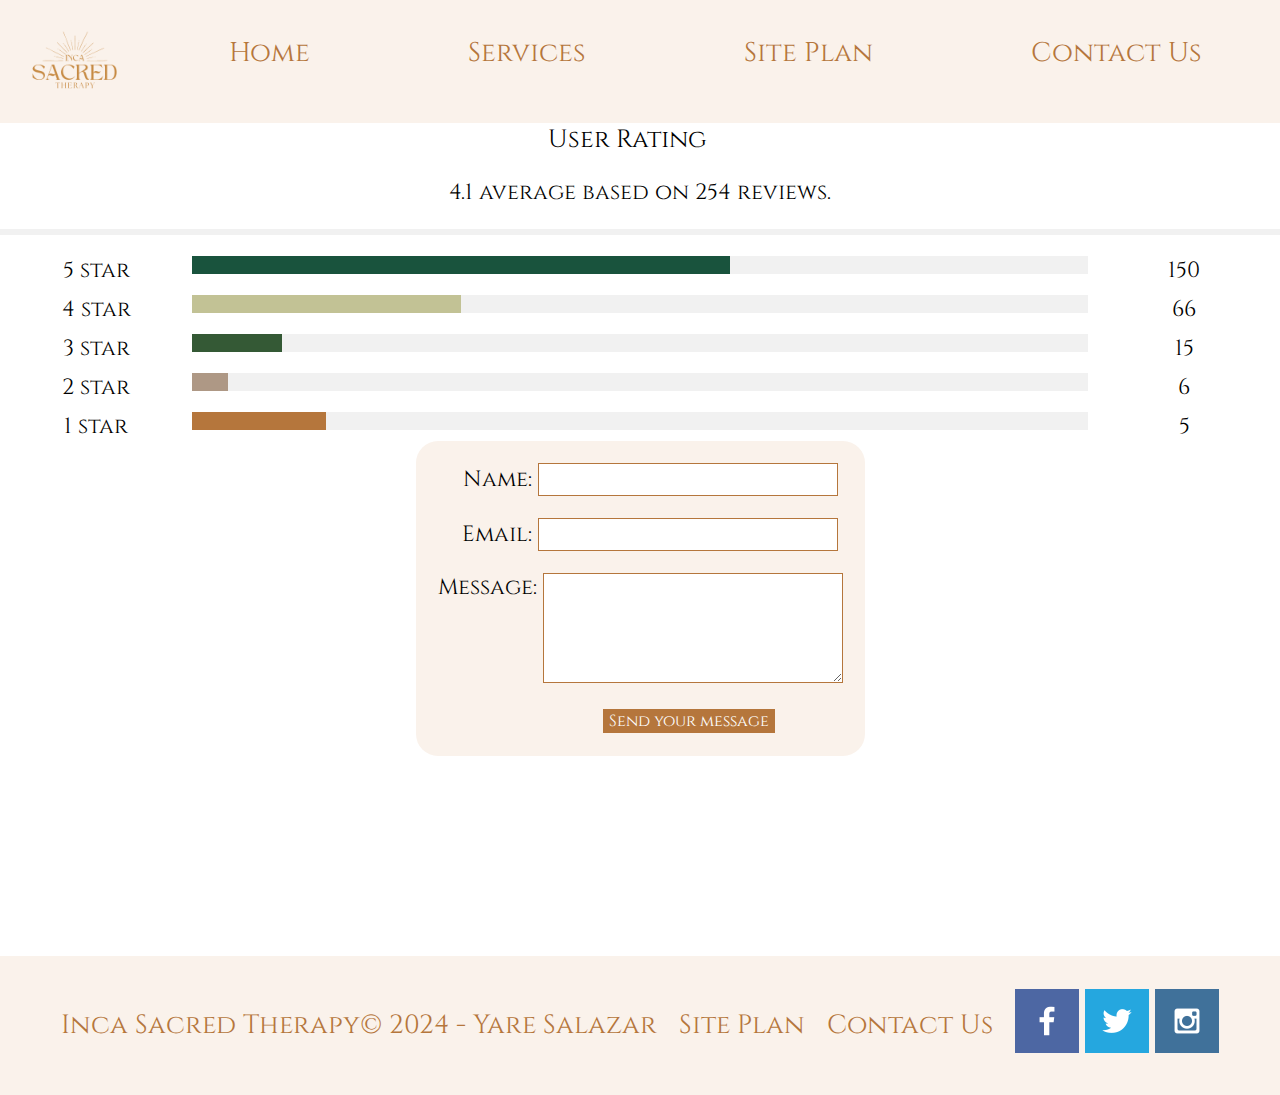
<file: contactus.html>
<!DOCTYPE html>
<html lang="en">
<head>
    <meta charset="UTF-8">
    <meta name="viewport" content="width=device-width, initial-scale=1.0">
    <title>Contact Us</title>
    <link rel="stylesheet" href="style.css">
</head>
<body>
    <div id="content">
        <header>
            <a id="logo_link" href="homepage.html"> <img class="logo" src="images/logo.png" alt="Inca Sacred Therapy" >
            </a>
            <nav>
                <a href="homepage.html">Home</a>
                <a href="servicepage.html">Services</a>
                <a href="siteplan.hmtl">Site Plan</a>
                <a href="contactus.html">Contact Us</a>
            </nav>
        </header>

        <section>
            <span class="heading">User Rating</span>
            <span class="fa fa-star checked"></span>
            <span class="fa fa-star checked"></span>
            <span class="fa fa-star checked"></span>
            <span class="fa fa-star checked"></span>
            <span class="fa fa-star"></span>
                <p>4.1 average based on 254 reviews.</p>
            <hr style="border:3px solid #f1f1f1">
        
        <div class="row">
          <div class="side">
            <div>5 star</div>
          </div>
          <div class="middle">
            <div class="bar-container">
              <div class="bar-5"></div>
            </div>
          </div>
          <div class="side right">
            <div>150</div>
          </div>
          <div class="side">
            <div>4 star</div>
          </div>
          <div class="middle">
            <div class="bar-container">
              <div class="bar-4"></div>
            </div>
          </div>
          <div class="side right">
            <div>66</div>
          </div>
          <div class="side">
            <div>3 star</div>
          </div>
          <div class="middle">
            <div class="bar-container">
              <div class="bar-3"></div>
            </div>
          </div>
          <div class="side right">
            <div>15</div>
          </div>
          <div class="side">
            <div>2 star</div>
          </div>
          <div class="middle">
            <div class="bar-container">
              <div class="bar-2"></div>
            </div>
          </div>
          <div class="side right">
            <div>6</div>
          </div>
          <div class="side">
            <div>1 star</div>
          </div>
          <div class="middle">
            <div class="bar-container">
              <div class="bar-1"></div>
            </div>
          </div>
          <div class="side right">
            <div>5</div>
          </div>
        </div>
        <section>


        <main>
            <div id="feedback"> </div> 
        <form action="#" method="post">
            <ul>
                <li>
                  <label for="name">Name:</label>
                  <input type="text" id="name" name="user_name" />
                </li>
                <li>
                  <label for="mail">Email:</label>
                  <input type="email" id="mail" name="user_email" />
                </li>
                <li>
                  <label for="msg">Message:</label>
                  <textarea id="msg" name="user_message"></textarea>
                </li>
                <li class="button">
                    <button type="submit">Send your message</button>
                  </li>
              </ul>
        </form>
         
        </main>
        <script>
            // get the feedback div element so we can do something with it.
            const feedbackElement = document.getElementById('feedback');
            // get the form so we can read what was entered in it.
            const formElement = document.forms[0];
            // add a 'listener' to wait for a submission of our form. When that happens run the code below.
            formElement.addEventListener('submit', function(e) {
                // stop the form from doing the default action.
                e.preventDefault();
                // set the contents of our feedback element to a message letting the user know the form was submitted successfully. Notice that we pull the name that was entered in the form to personalize the message!
                feedbackElement.innerHTML = 'Hello '+ formElement.user_name.value +'! Thank you for your message. We will get back with you as soon as possible!';
                // make the feedback element visible.
                feedbackElement.style.display = "block";
                // add a class to move everything down so our message doesn't cover it.
                document.body.classList.toggle('moveDown');
            });
        </script>

</main>
</body>

    <footer>
        <p>Inca Sacred Therapy&copy; 2024 - Yare Salazar</p>
        <p><a href="siteplan.html">Site Plan</a></p>
        <p><a href="contactus.html">Contact Us</a></p>
        <div class="social">
            <a href="https://facebook.com" target="_blank">
                <img src="images/facebook.png" alt="fb icon">
            </a>
            <a href="https://twitter.com" target="_blank"> 
                <img src="images/twitter.png" alt="twitter icon">
            </a>
            <a href="https://instagram.com" target="_blank">
                <img src="images/instagram.png" alt="instagram icon">
            </a>
        </div>        
    </footer>
</html>
</file>
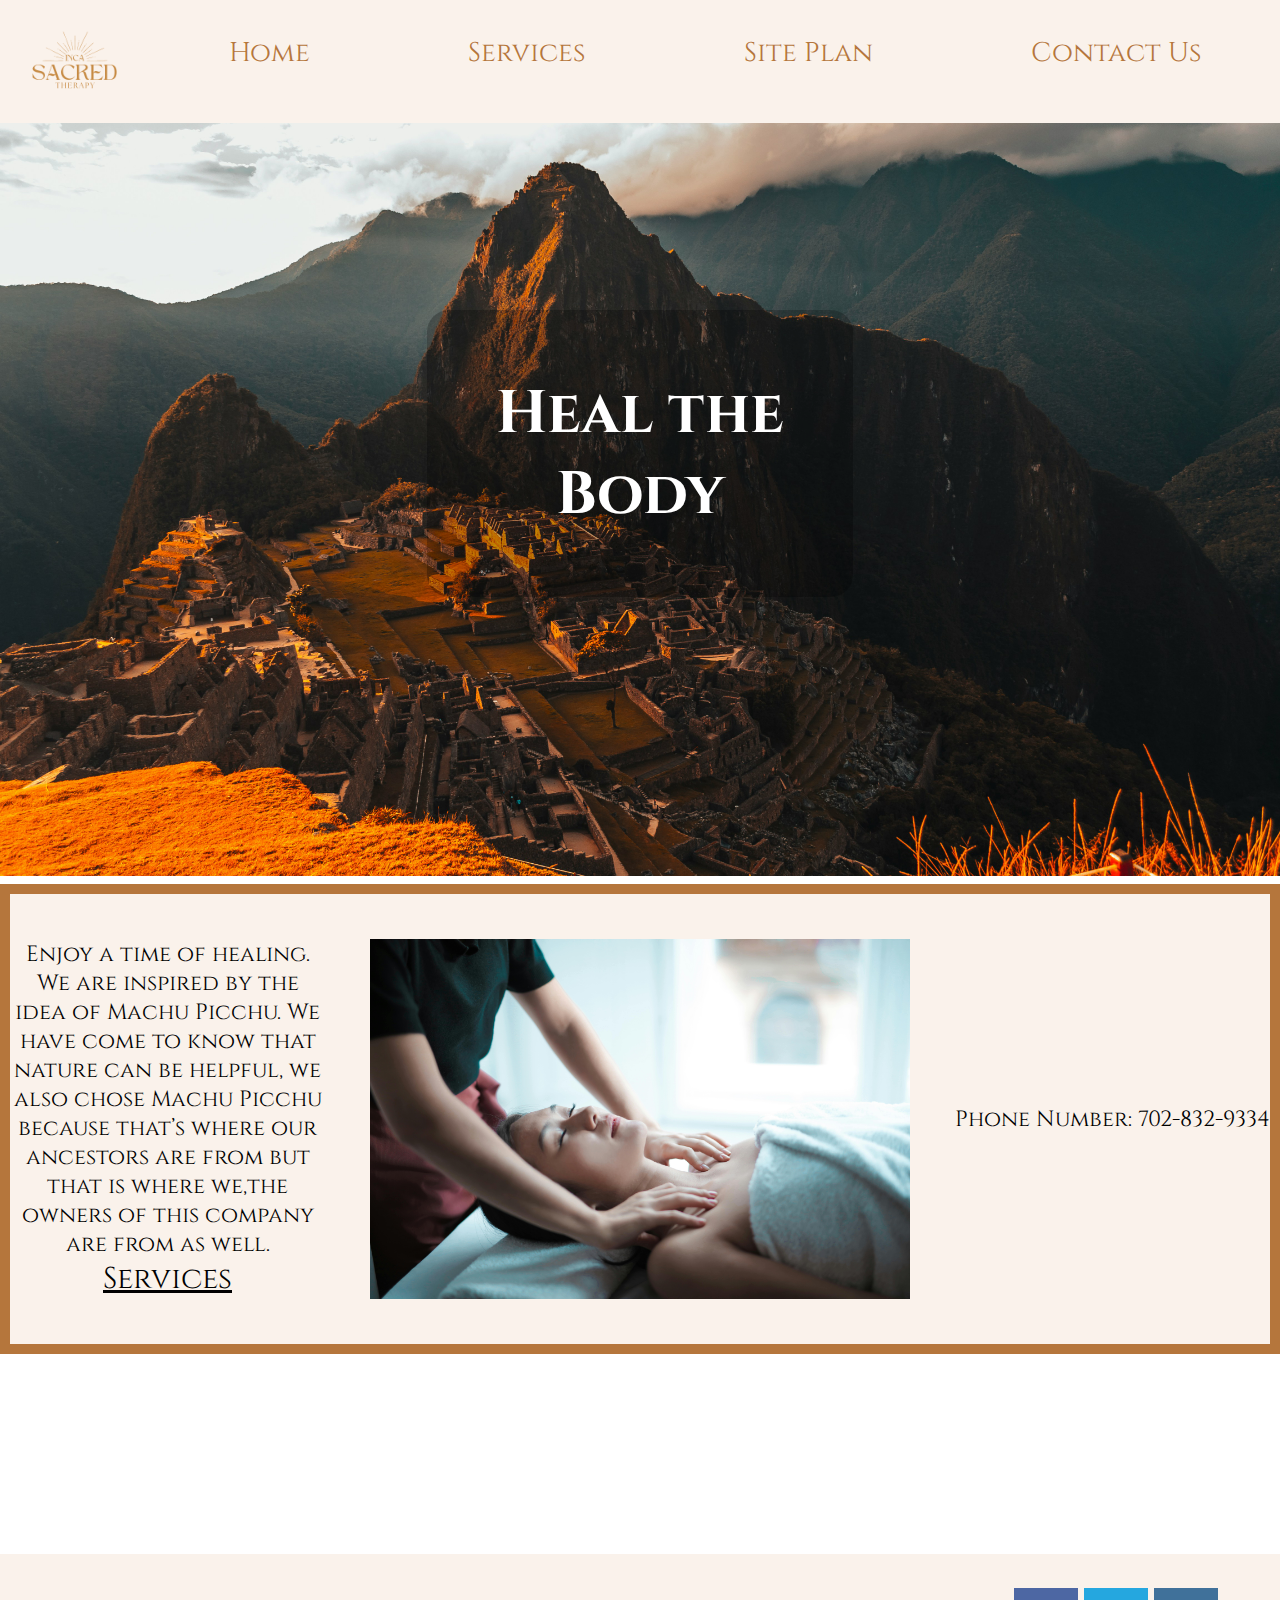
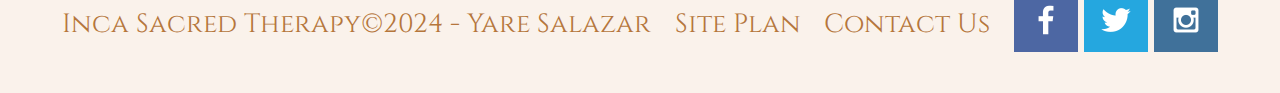
<file: homepage.html>
<!DOCTYPE html>
<html lang="en">
<head>
    <meta charset="UTF-8">
    <meta name="viewport" content="width=device-width, initial-scale=1.0">
    <title>Inca Sacred Therapy</title>
    <link rel="stylesheet" href="style.css">
</head>
<body>
    <div id="content">
    <header>
        <a id="logo_link" href="homepage.html"> <img class="logo" src="images/logo.png" alt="Inca Sacred Therapy" >
        </a>
        <nav>
            <a href="homepage.html">Home</a>
            <a href="servicepage.html">Services</a>
            <a href="siteplan.hmtl">Site Plan</a>
            <a href="contactus.html">Contact Us</a>
        </nav>
    </header>

    <div id="hero"> 
        <div id="hero-box">
            <img id="hero-img" src="images/macchupicchu.jpg" alt="Macchu Picchu Image">
        </div>
        <section id="hero-msg">
            <h1 class="home-title">Heal the Body</h1>
        </section>
    </div>
    <main class="border">
    <section class="grid-section">
        <p class="one-p">Enjoy a time of healing. We are inspired by the idea of Machu Picchu.
        We have come to know that nature can be helpful, we also chose Machu Picchu because that’s where our ancestors are from but
        that is where we,the owners of this company are from as well. <a class="book" href="servicepage.html">Services</a></p>
        <img class="two-sec" src="images/massage2.jpg" alt="Masssage 2">
        <p class="third-sec">Phone Number: 702-832-9334</p>
    </section>

    <section>
        
    </section>
    </main>
    <footer>
        <p>Inca Sacred Therapy&copy;2024 - Yare Salazar</p>
        <p><a href="siteplan.html">Site Plan</a></p>
        <p><a href="contactus.html">Contact Us</a></p>
        <div class="social">
            <a href="https://facebook.com" target="_blank">
                <img src="images/facebook.png" alt="fb icon">
            </a>
            <a href="https://twitter.com" target="_blank"> 
                <img src="images/twitter.png" alt="twitter icon">
            </a>
            <a href="https://instagram.com" target="_blank">
                <img src="images/instagram.png" alt="instagram icon">
            </a>
            </div>        
        </footer>
</div>
</body>
</html>
</file>
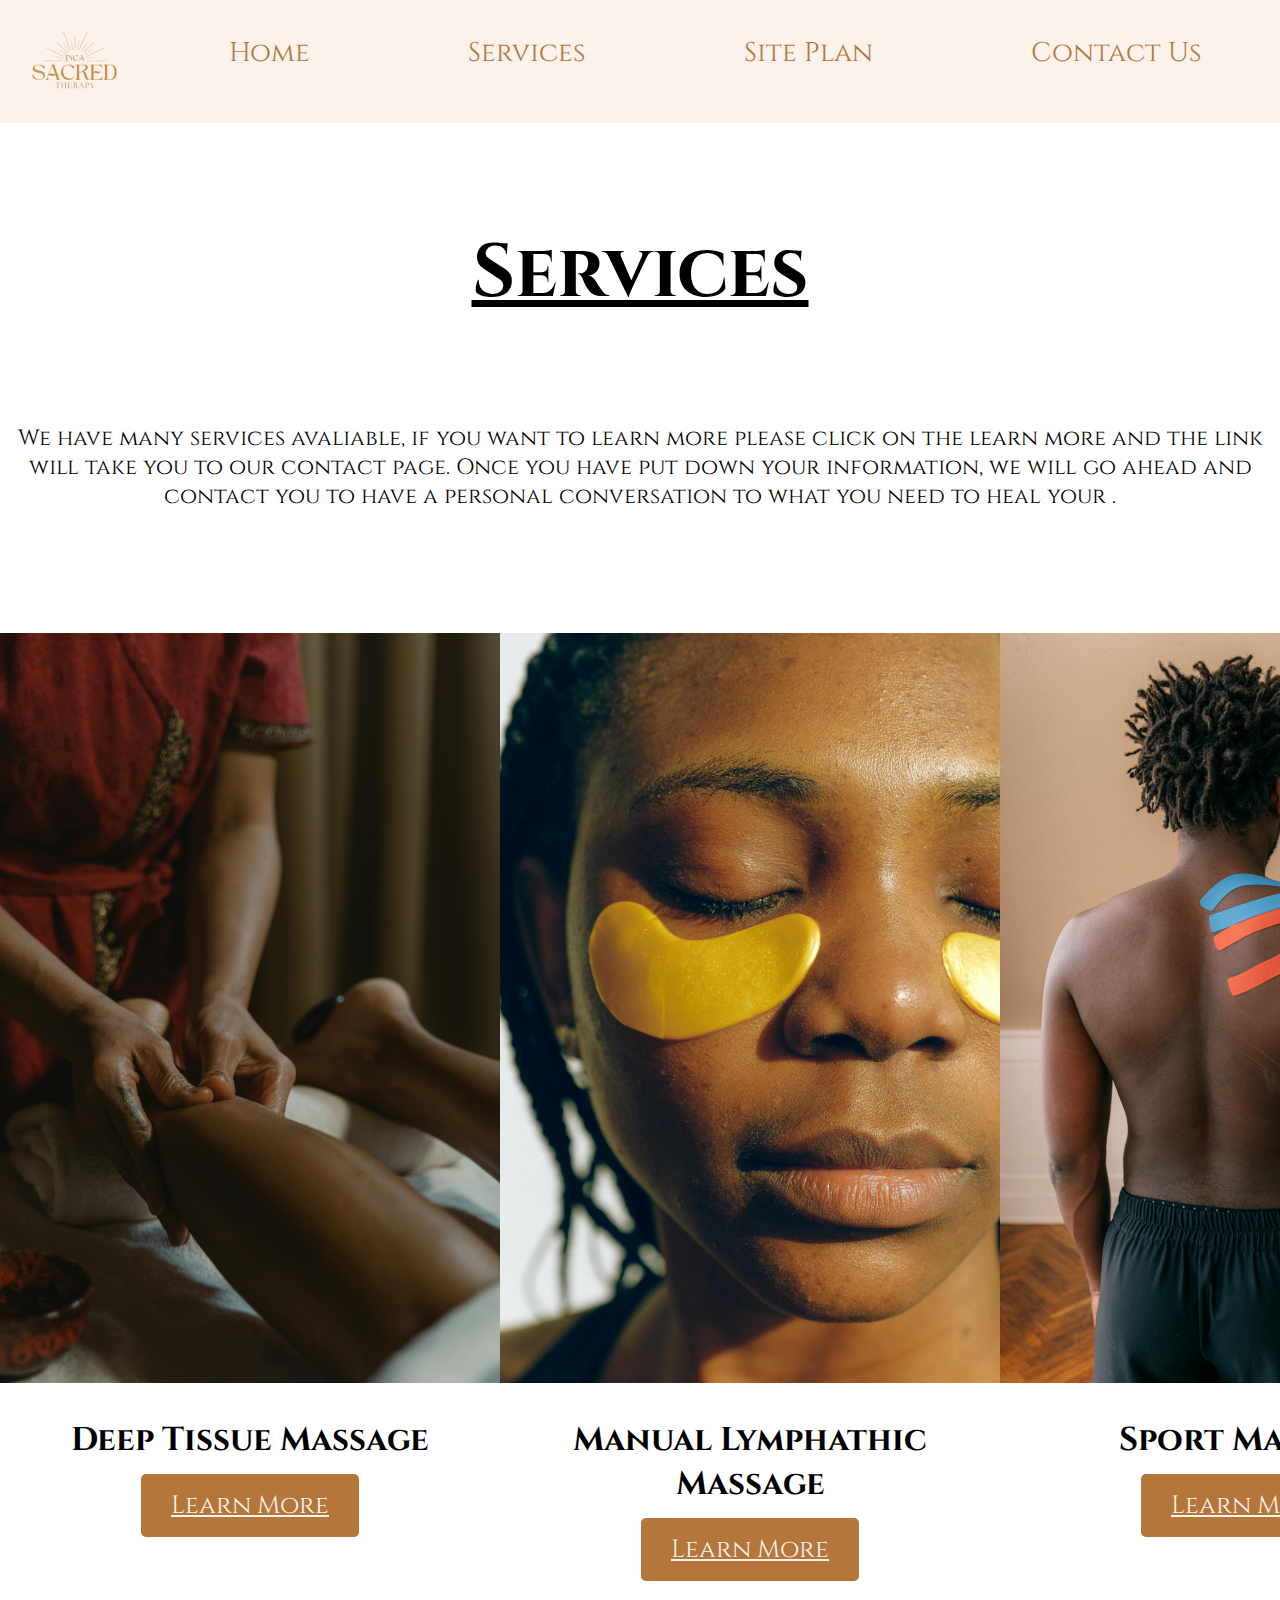
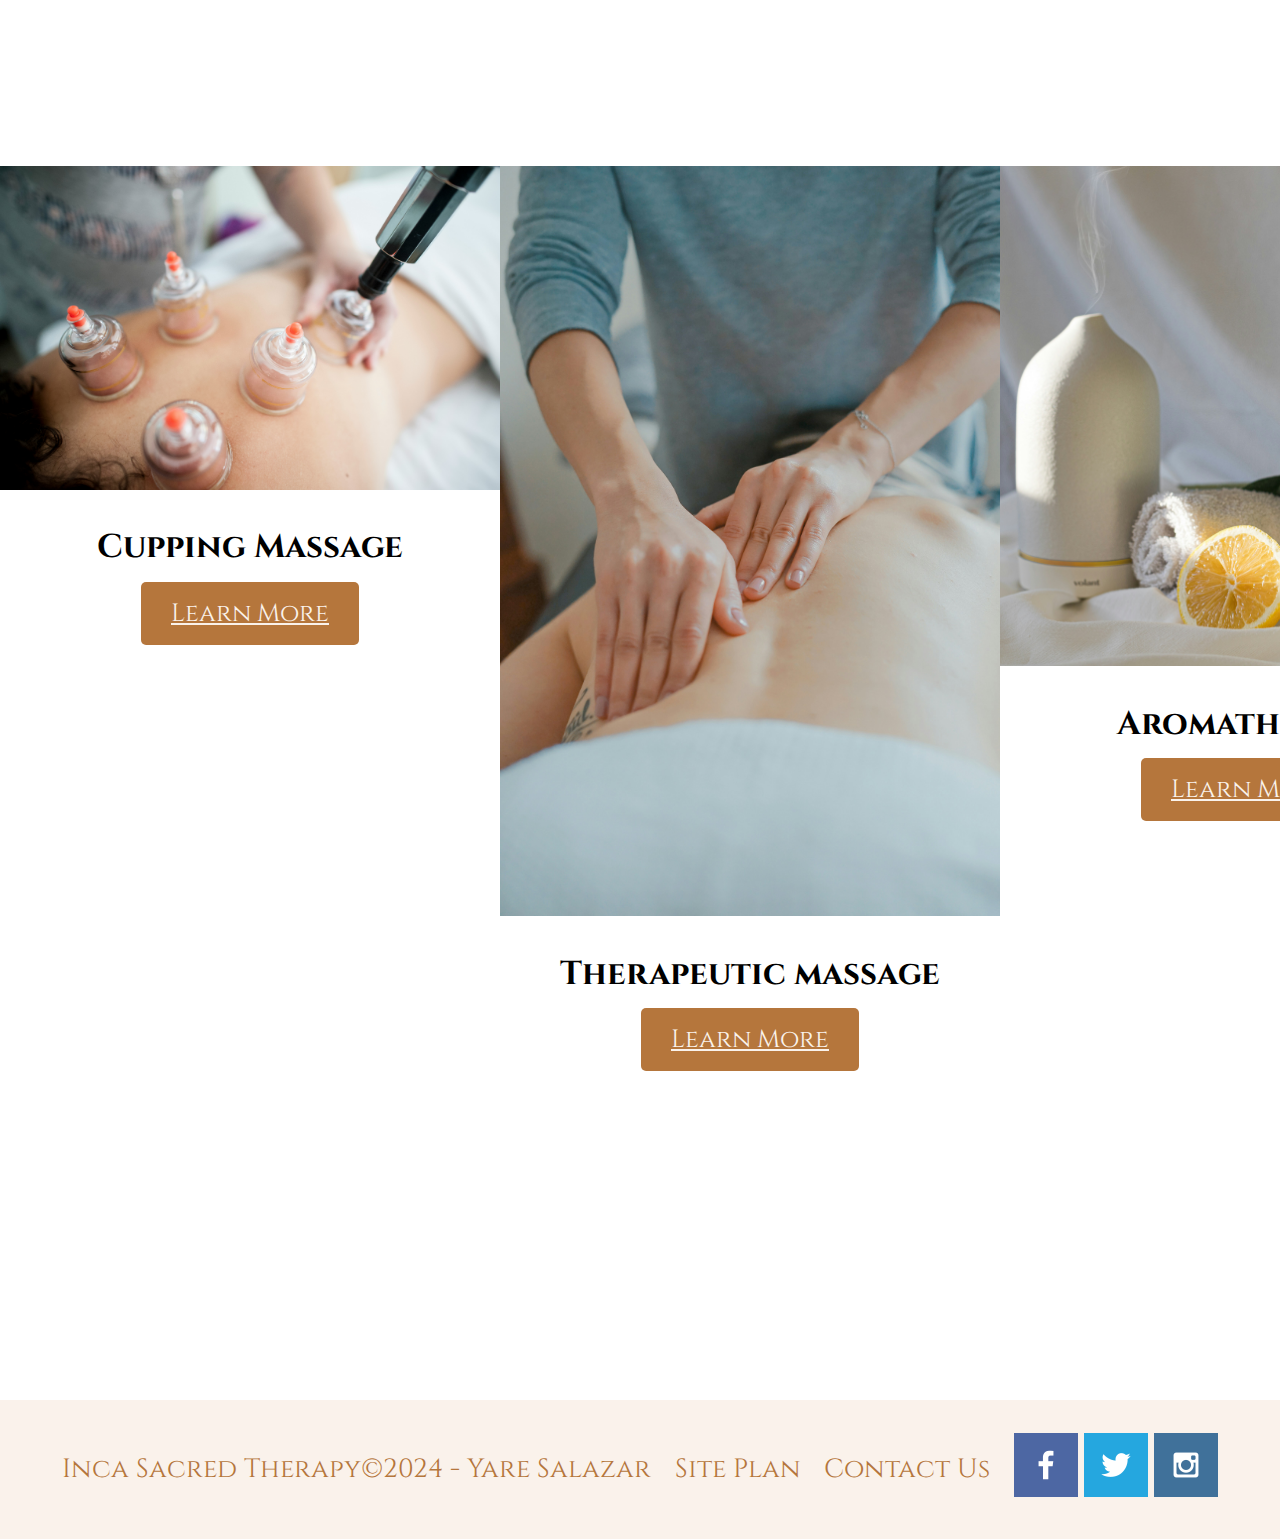
<file: servicepage.html>
<!DOCTYPE html>
<html lang="en">
<head>
    <meta charset="UTF-8">
    <meta name="viewport" content="width=device-width, initial-scale=1.0">
    <title>Services</title>
    <link rel="stylesheet" href="style.css">
</head>
<body>
    <div id="content">
        <header>
            <a id="logo_link" href="homepage.html"> <img class="logo" src="images/logo.png" alt="Inca Sacred Therapy" >
            </a>
            <nav>
                <a href="homepage.html">Home</a>
                <a href="servicepage.html">Services</a>
                <a href="siteplan.hmtl">Site Plan</a>
                <a href="contactus.html">Contact Us</a>
            </nav>
        </header>

        <h4 class="title-service">Services</h4>
        <p class="service-text">We have many services avaliable, if you want to learn more please click on the learn more and the link will take you to our contact page. Once you have put down your information, we will go ahead and contact you to have a personal conversation to what you need to heal your <body>
            
        </body>.</p>

    <main class="service-grid">
        <section class="massage-card">
            <img class="card-img" src="images/massage.jpg" alt="Massage">
            <h2>Deep Tissue Massage</h2>
            <div class="button-box">
                <a class="contact" href="contactus.html">Learn More</a>
            </div>
        </section>
        <section class="lymphatic-card">
            <img class="card-img" src="images/eyepatch.jpg" alt="Girl with eye mask">
            <h2>Manual Lymphathic Massage</h2>
            <div class="button-box">
                <a class="contact" href="contactus.html">Learn More</a>
            </div>
        </section>
        <section class="sport-card">
            <img class="card-img" src="images/sportmassage.jpg" alt="A man with KT tape">
            <h2>Sport Massage</h2>
            <div class="button-box">
                <a class="contact" href="contactus.html">Learn More</a>
            </div>
        </section>
        <section class="cupping-card">
            <img class="card-img" src="images/cupping.jpg" alt="A woman with cupping on her back">
            <h2>Cupping Massage</h2>
            <div class="button-box">
                <a class="contact" href="contactus.html">Learn More</a>
            </div>
        </section>
        <section class="therapeutic-card">
            <img class="card-img" src="images/theraputicmassage.jpg" alt="Back Massage">
            <h2>Therapeutic massage</h2>
            <div class="button-box">
                <a class="contact" href="contactus.html">Learn More</a>
            </div>
        </section>
        <section class="aroma-card">
            <img class="card-img" src="images/aromatherapy.jpg" alt="diffuser">
            <h2>Aromatherapy</h2>
            <div class="button-box">
                <a class="contact" href="contactus.html">Learn More</a>
            </div>
        </section>
    </main>
    <footer>
        <p>Inca Sacred Therapy&copy;2024 - Yare Salazar</p>
        <p><a href="siteplan.html">Site Plan</a></p>
        <p><a href="contactus.html">Contact Us</a></p>
        <div class="social">
            <a href="https://facebook.com" target="_blank">
                <img src="images/facebook.png" alt="fb icon">
            </a>
            <a href="https://twitter.com" target="_blank"> 
                <img src="images/twitter.png" alt="twitter icon">
            </a>
            <a href="https://instagram.com" target="_blank">
                <img src="images/instagram.png" alt="instagram icon">
            </a>
        </div>        
    </footer>
</div>
</body>
</html>
</file>
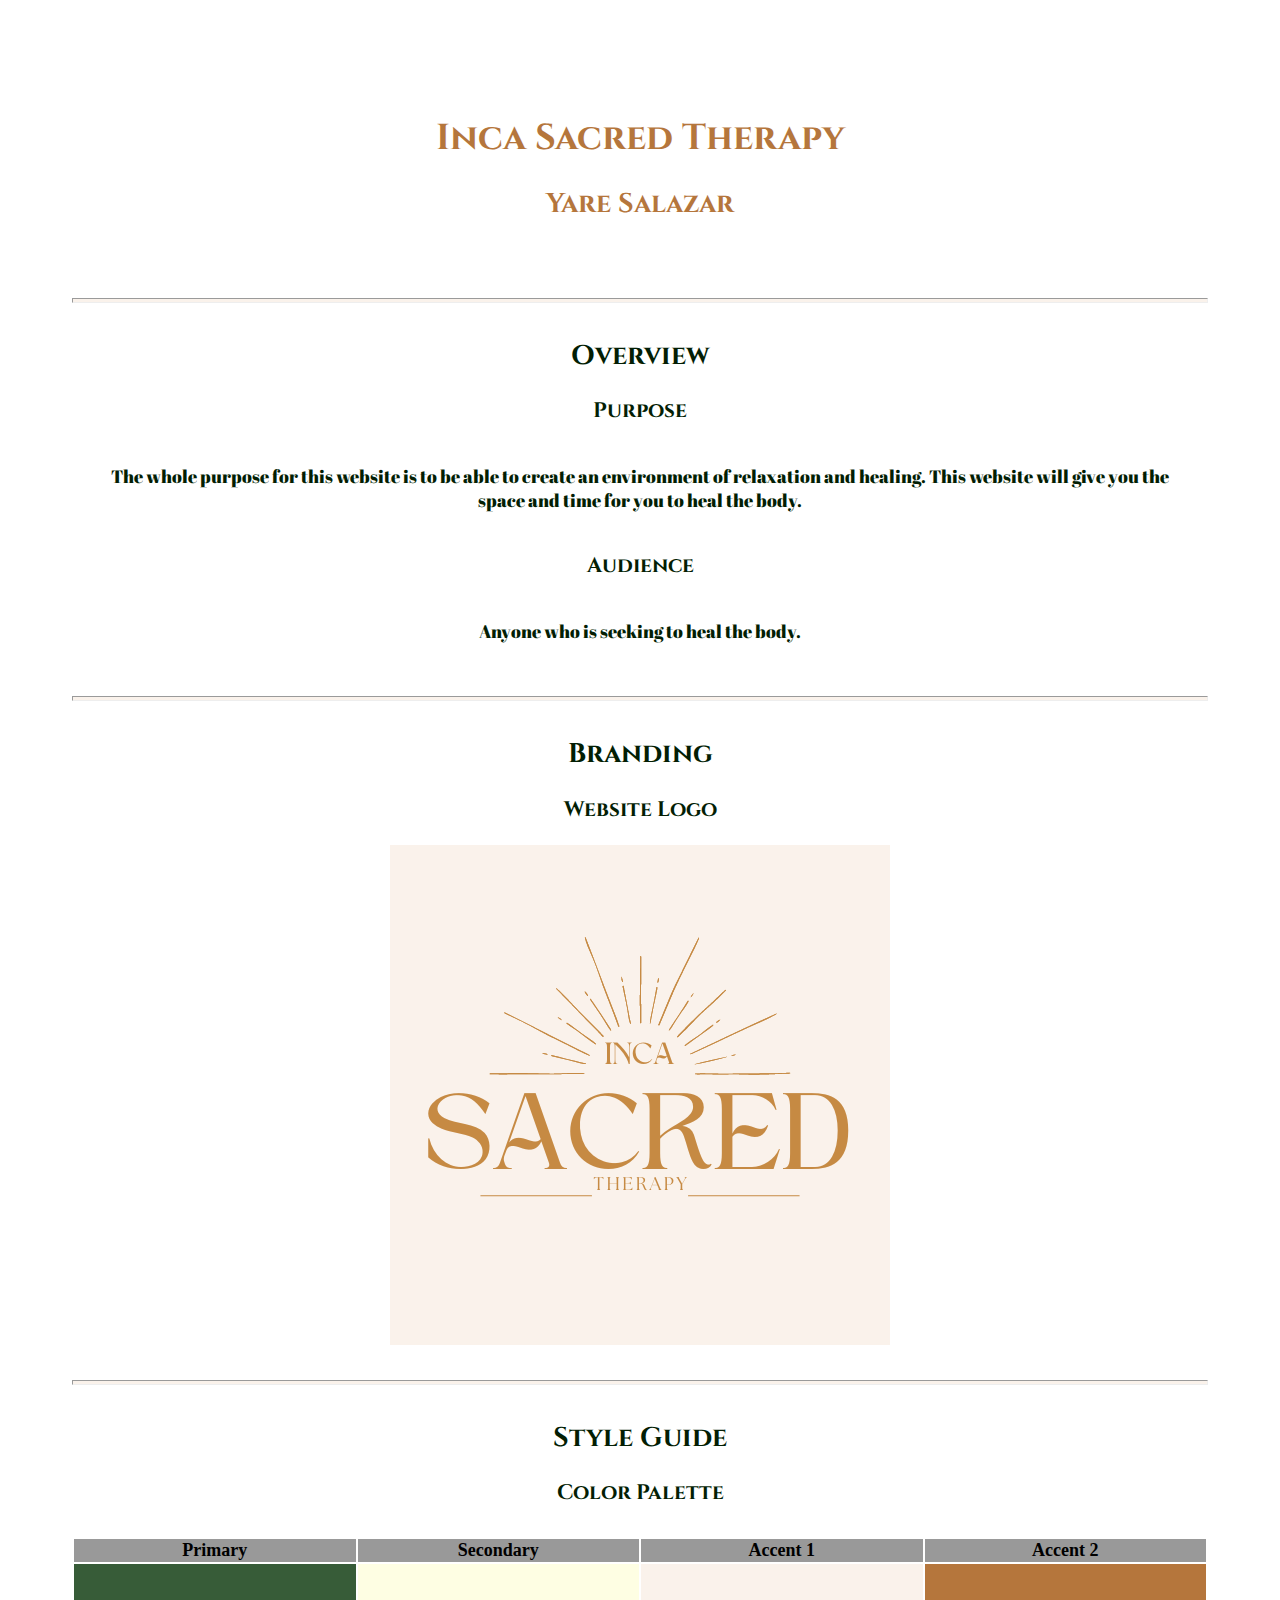
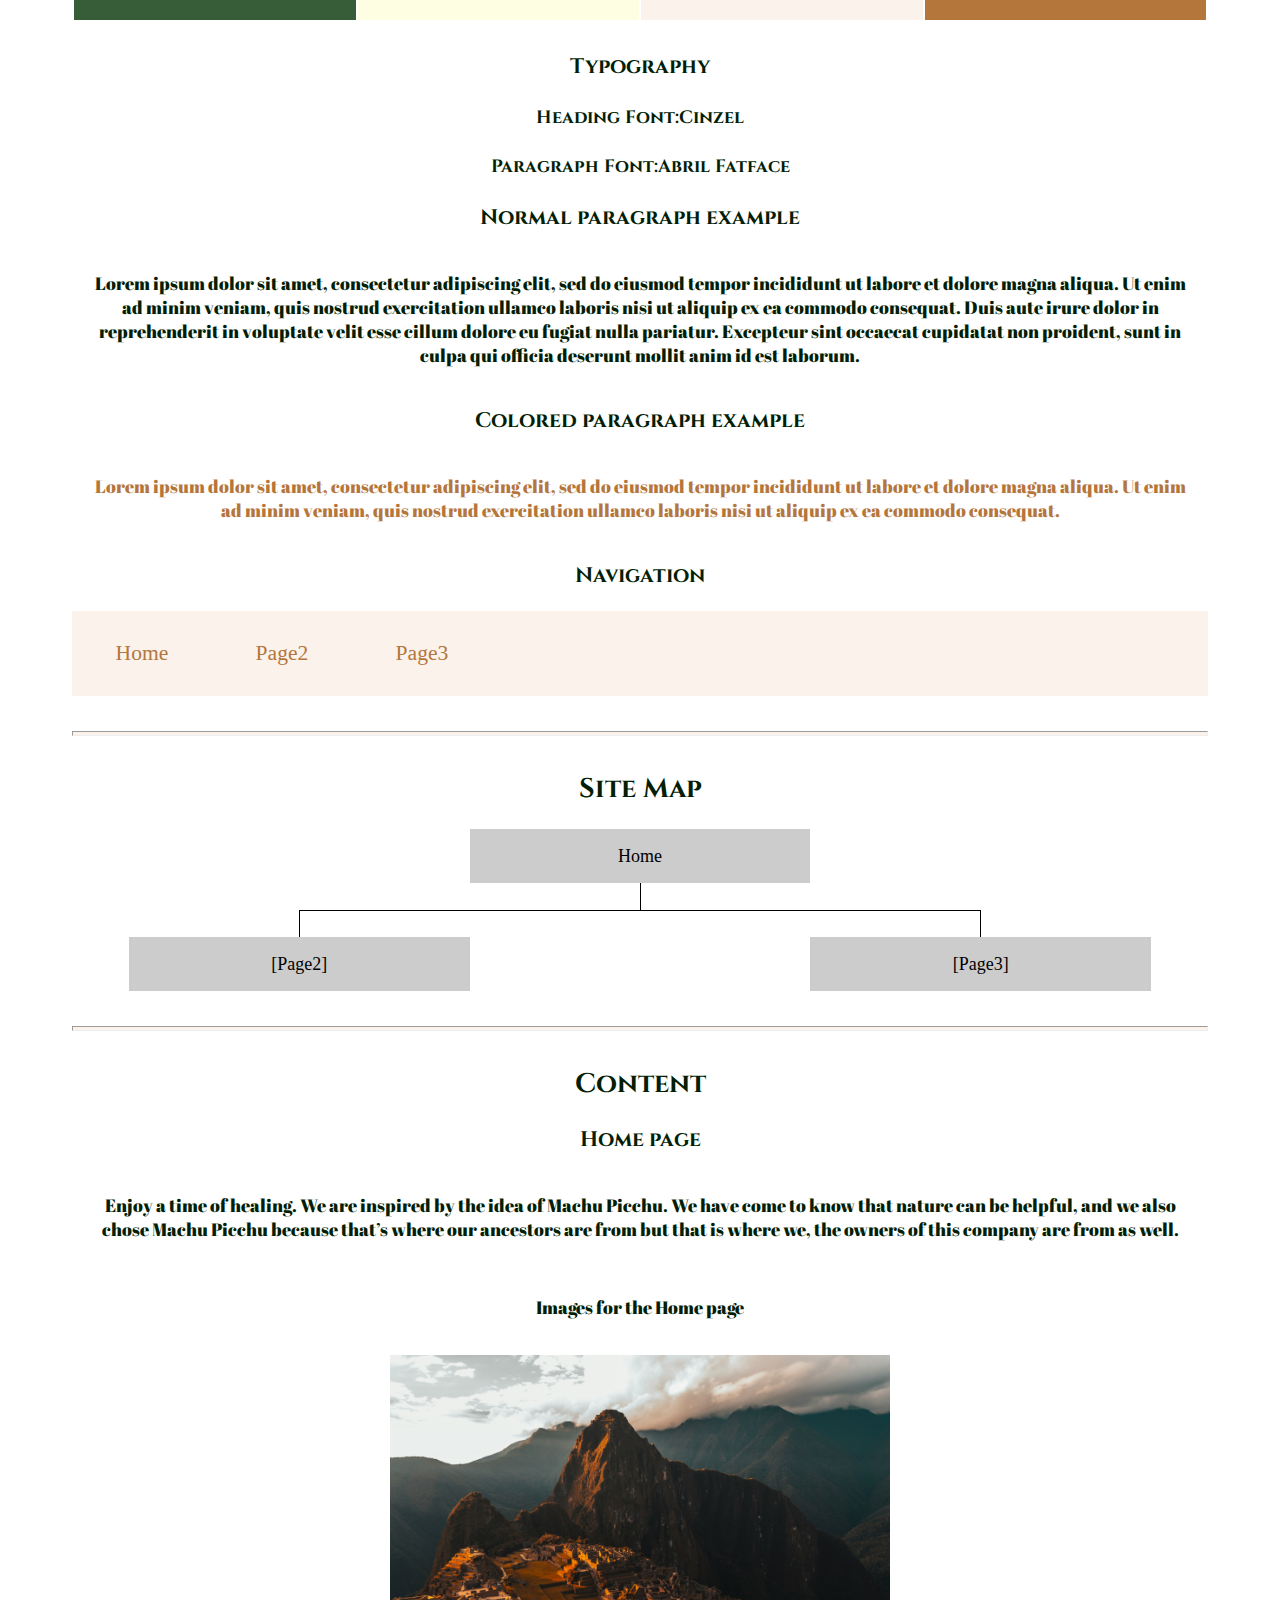
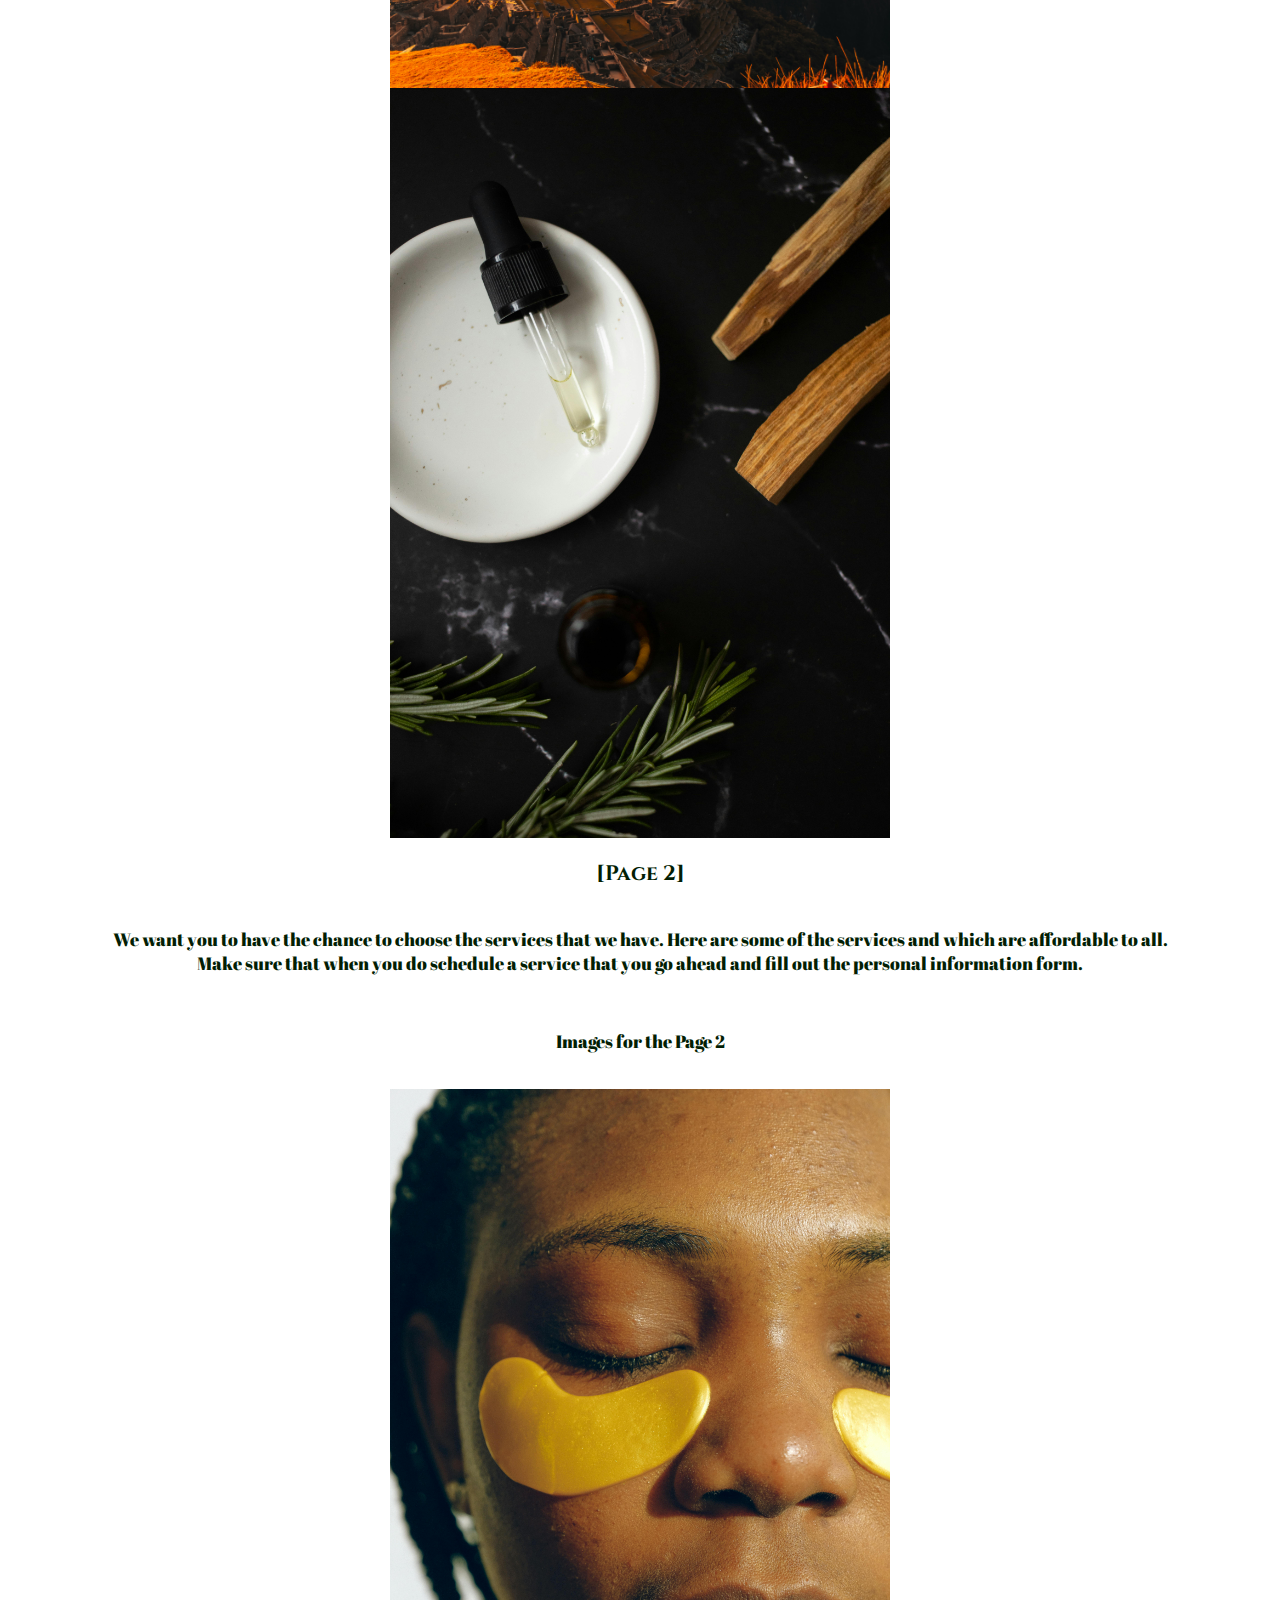
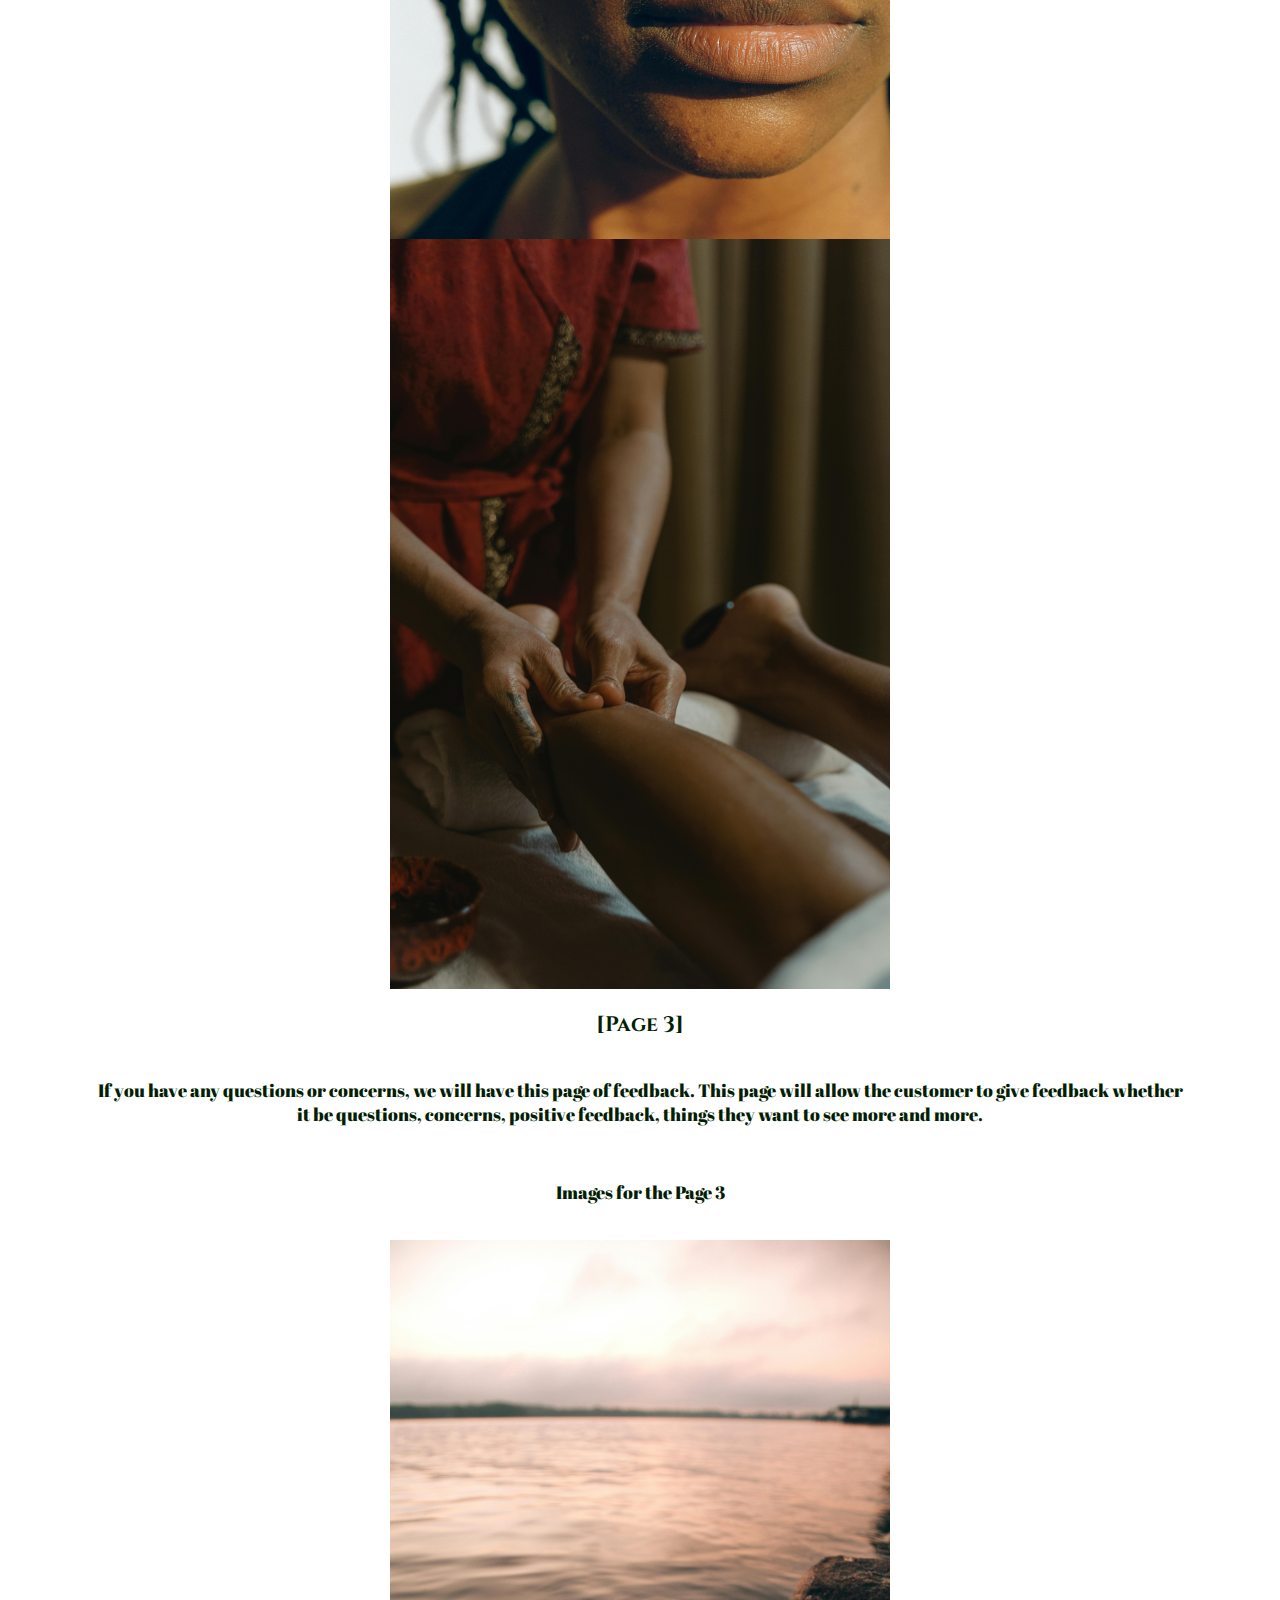
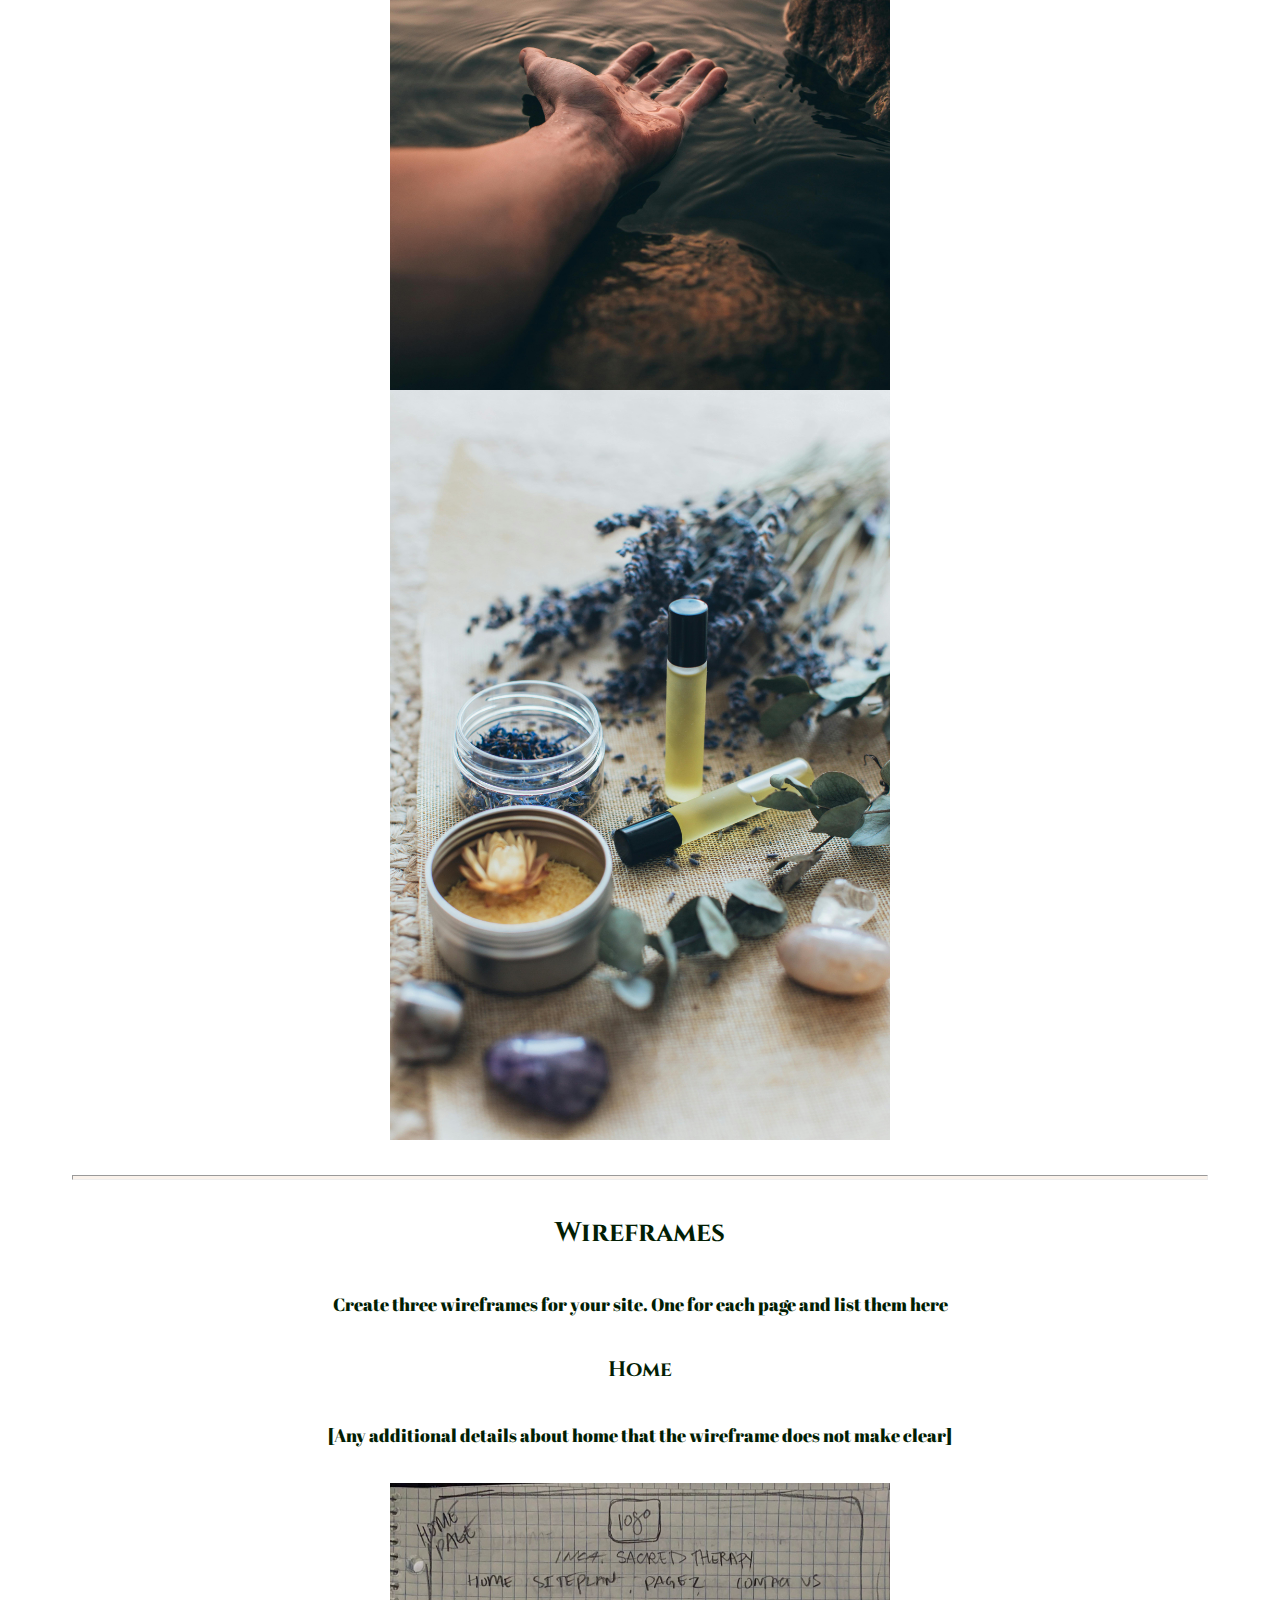
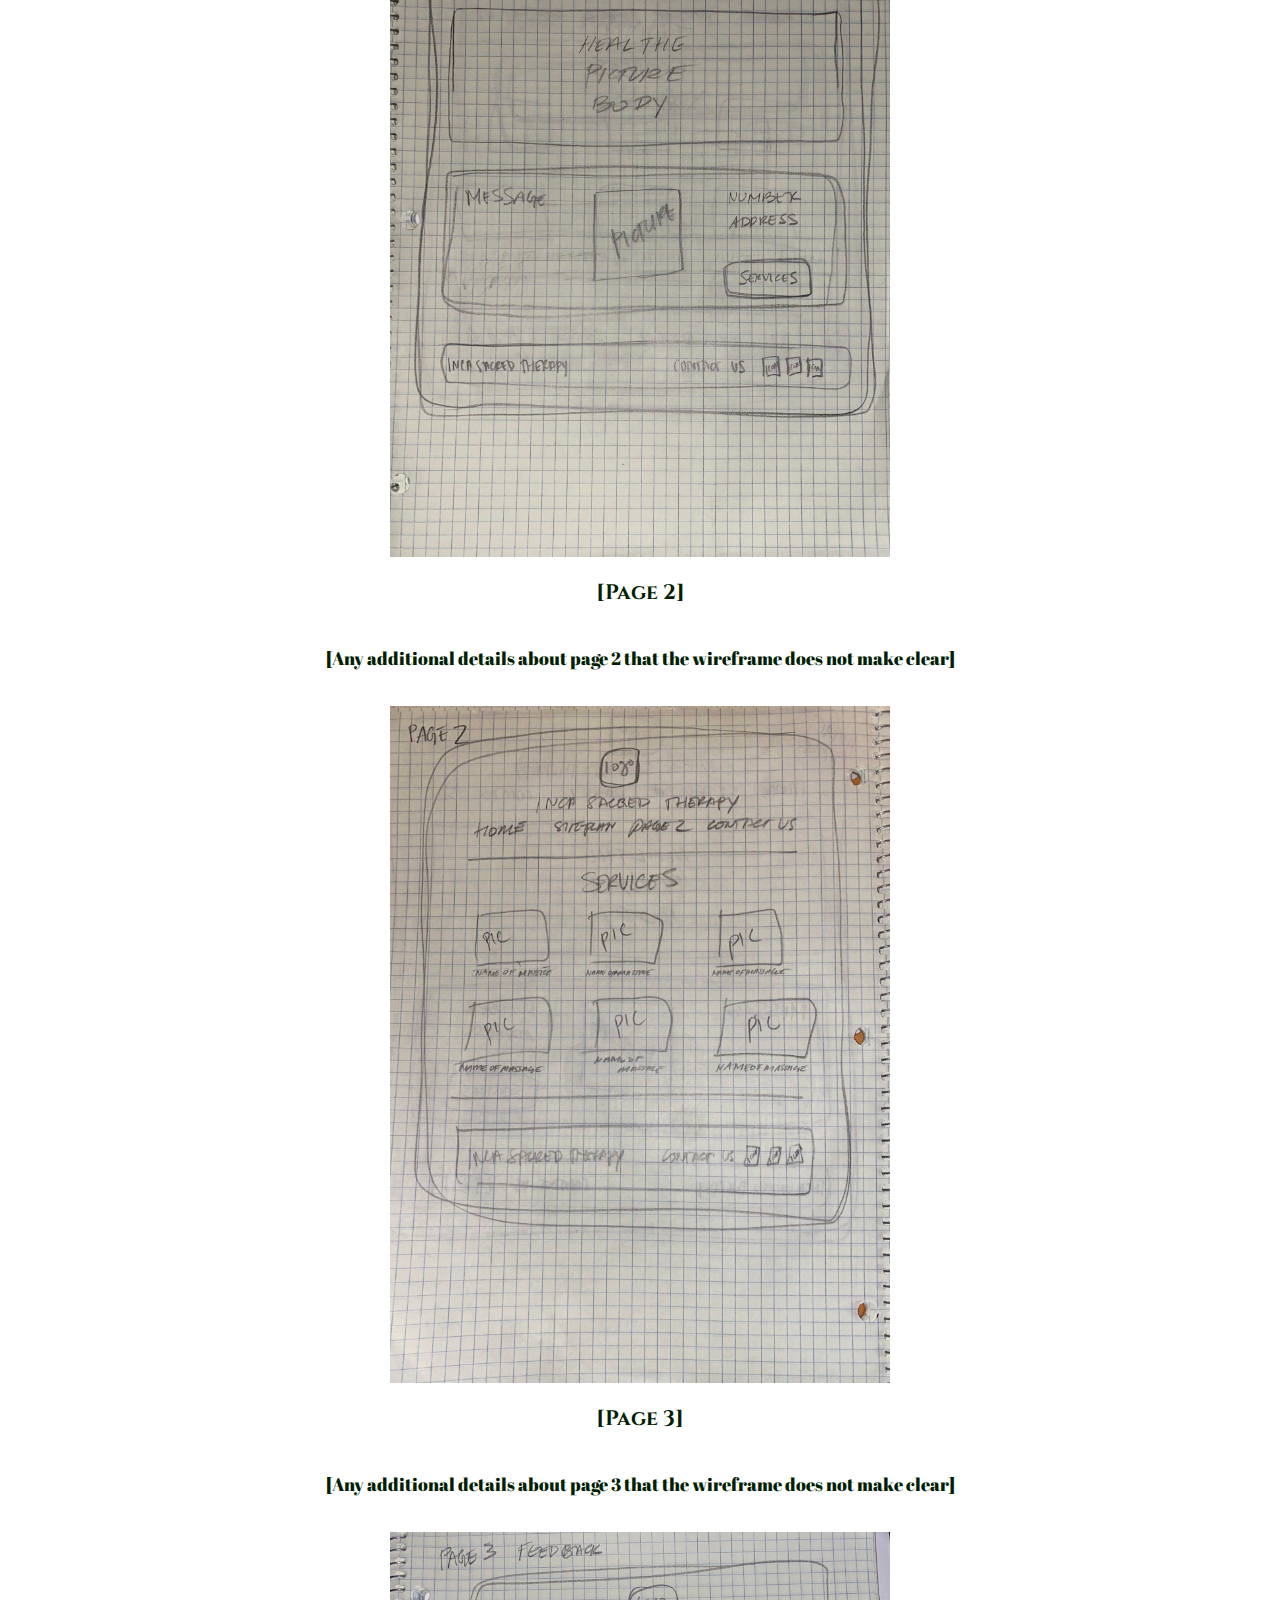
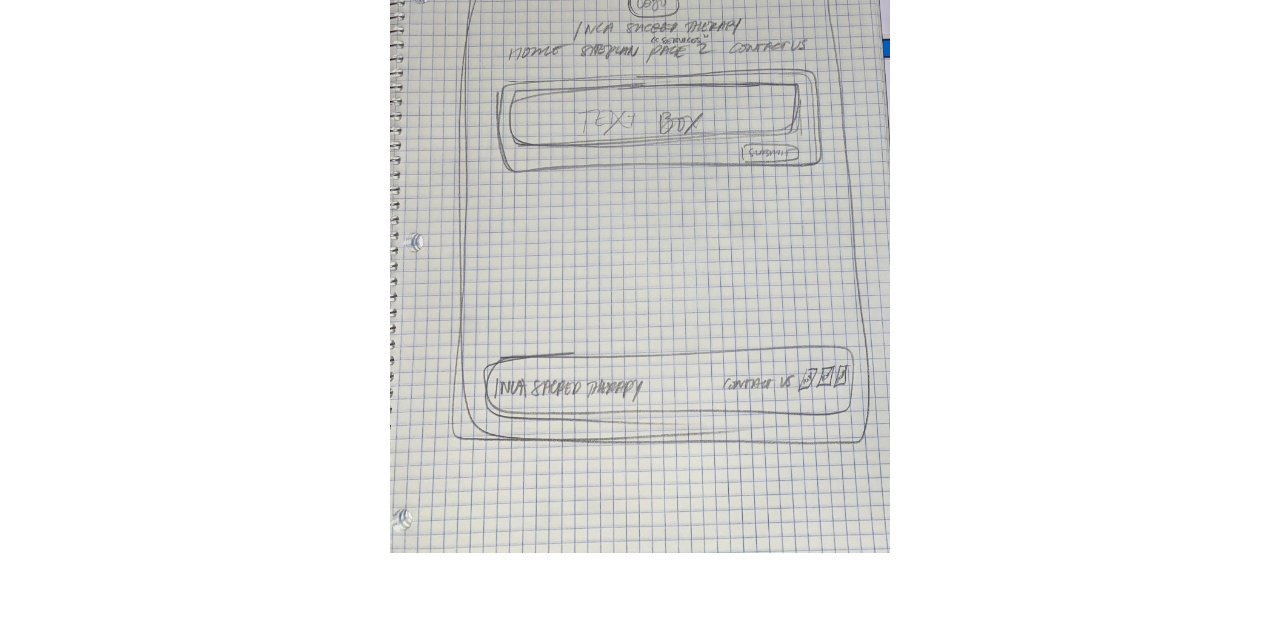
<file: siteplan.html>
<!DOCTYPE html>
<html lang="en-us">
    
  <head>
    <meta charset="utf-8">
    <title>Site Plan</title>
    <link type="text/css" rel="stylesheet" href="siteplan.css">
  </head>

  <body>
    <header>
      <h1>Inca Sacred Therapy </h1>
      <h2>Yare Salazar</h2>
      <!-- In the header above, add the name or your site, your name and class number. For example if you are in section 3 you would put WDD 130.03 -->
    </header>
    <main>

      <!-- ------------------------Steps 2-3------------------------------ -->
      <hr>
      <h2>Overview</h2>
      <h3>Purpose</h3>
      <p>The whole purpose for this website is to be able to create an environment of relaxation and healing. This website will give you the space and time for you to heal the body.</p>  <!-- change this -->


      <h3>Audience</h3>
      <p>Anyone who is seeking to heal the body.</p>  <!-- change this -->

      <hr>
      <h2>Branding</h2>
      <h3>Website Logo</h3>
      <!-- Replace this with some sort of logo for your site.  A logo can be as simple as the name of your site in a nice font :) -->
      <img src="logopage.png" alt="Logo image">
      <hr>
      <h2>
        Style Guide
      </h2>

      <!-- ------------------------Steps 4-8------------------------------ -->

      <h3>
        Color Palette
      </h3>
      <!--  The colors you choose for a website are one of the most important decisions you will make. Follow the instructions on the activity in iLearn. You should have at least 2 colors but do not have to fill in all 4 if you do not need them.  -->

      <table class="colors">
        <tr><th>Primary</th><th>Secondary</th><th>Accent 1</th><th>Accent 2</th></tr>
        <!-- Switch to the site-plan.css file and change your colors there. -->
        <tr><td class="primary"></td><td class="secondary"></td><td class="accent1"></td><td class="accent2"></td></tr>
      </table>

      <!-- ------------------------Step 9------------------------------ -->

      <h3>
        Typography
      </h3>
      <!-- Choose a font for your paragraphs (body copy) and headlines. What font(s) have you chosen? Why did you choose what you did?  Make sure to review the list of web safe fonts at W3Schools.org as a starting point.  Think also about which of your colors above you might use for background and font colors. -->

      <h4>
        Heading Font:Cinzel  <!-- change this -->
      </h4>
      <h4>
        Paragraph Font:Abril Fatface  <!-- change this -->
      </h4>
      <h3>
        Normal paragraph example
      </h3>
      <p>
        Lorem ipsum dolor sit amet, consectetur adipiscing elit, sed do eiusmod tempor incididunt ut labore et dolore magna aliqua. Ut enim ad minim veniam, quis nostrud exercitation ullamco laboris nisi ut aliquip ex ea commodo consequat. Duis aute irure dolor in reprehenderit in voluptate velit esse cillum dolore eu fugiat nulla pariatur. Excepteur sint occaecat cupidatat non proident, sunt in culpa qui officia deserunt mollit anim id est laborum.
      </p>
      <h3>
        Colored paragraph example
      </h3>
      <p class="colored">
        Lorem ipsum dolor sit amet, consectetur adipiscing elit, sed do eiusmod tempor incididunt ut labore et dolore magna aliqua. Ut enim ad minim veniam, quis nostrud exercitation ullamco laboris nisi ut aliquip ex ea commodo consequat. 
      </p>

      <!-- ------------------------Step 10------------------------------ -->

      <h3>
        Navigation
      </h3>
      <!-- Think about how you want your navigation bar to look. In the site-plan.css file change the colors to your colors to get the look you desire. --> 
      <nav>
        <a href="#">Home</a>
        <a href="#">Page2</a>
        <a href="#">Page3</a>
      </nav>
      <hr>
      <h2>
        Site Map
      </h2>
      <div class="sitemap">
        <div class="sm-home">
          Home
        </div>
        <div class="sm-page2">
          [Page2] <!-- change this -->
        </div>
        <div class="sm-page3">
          [Page3]  <!-- change this -->
        </div>

        <div class="top">
          &nbsp;
        </div>
        <div class="left">
          &nbsp;
        </div>
        <div class="right">
          &nbsp;
        </div>

      </div>

      <!-- --------Content Section -------------- -->
      <hr>
      <h2>
        Content
      </h2>
      <h3>Home page</h3>
      <p>
        Enjoy a time of healing. We are inspired by the idea of Machu Picchu. We have come to know that nature can be helpful, and we also chose Machu Picchu because that’s where our ancestors are from but that is where we, the owners of this company are from as well.
      </p>
      <p>Images for the Home page</p>
        <img class="machu picchu" src="Macchu Picchu.jpg" alt="image for homepage" width="500px">
        <img class="oil" src="essential oil.jpg" alt="image for homepage" width="500px">

      </ul>
      <h3>[Page 2]</h3>
      <p>
        We want you to have the chance to choose the services that we have. Here are some of the services and which are affordable to all. Make sure that when you do schedule a service that you go ahead and fill out the personal information form.
      </p>
      <p>Images for the Page 2</p>
        <img class="eye" src="eyepatch.jpg" alt="image for page" width="500px">
        <img src="massage.jpg" alt="image for page" width="500px">

      </ul>
      <h3>[Page 3]</h3>
      <p>
        If you have any questions or concerns, we will have this page of feedback. This page will allow the customer to give feedback whether it be questions, concerns, positive feedback, things they want to see more and more.
      </p>
      <p>Images for the Page 3</p>
        <img src="hand.jpg" alt="image for page3" width="500px">
        <img src="candles.jpg" alt="image for page3" width="500px">

      </ul>
      <hr>
      <h2>
        Wireframes
      </h2> 
      <p>
        Create three wireframes for your site. One for each page and list them here</p>

      <h3>Home</h3>
      <p>         
        [Any additional details about home that the wireframe does not make clear]
      </p>
      <img src="homepage.jpg" alt="home page wireframe" width="500px">

      <h3>[Page 2]</h3>
      <p>         
        [Any additional details about page 2 that the wireframe does not make clear]
      </p>
      <img src="servicepage.jpg" alt="Services wireframe" width="500px">

      <h3>[Page 3]</h3>
      <p>         
        [Any additional details about page 3 that the wireframe does not make clear]
      </p>
      <img src="feedback.jpg" alt="feedback wireframe" width="500px">
    </main>
  </body>

</html>
</file>
<file: style.css>
@import url('https://fonts.googleapis.com/css2?family=Abril+Fatface&family=Cinzel&display=swap');

body{
    height: 100%;
    background-color: white;
    font-family: 'Cinzel';
    font-size: 22px;
    margin: 0;
    padding: 0;
}
#content{
    max-width: 1600px;
    margin: 0 auto;
}
.logo{
    width: 100px;
    padding-top: 10px;
}
#logo_link{
    padding-top: 5px;
    justify-self: center;
    align-self: center;
}
header{
    background-color:#FAF2EB;
    display: grid;
    grid-template-columns: 150px auto;
}
nav{
    display: flex;
    justify-content: space-around;
}
nav a{
    text-align: center;
    color: #B5763C;
    text-decoration:none;
    padding:35px;
    font-size: 27px;
}
nav a:hover {
    background-color: white;
    color: #B5763C;
}
#hero{
    display: grid;
    grid-template-columns: 1fr 1fr 1fr;
    grid-template-rows: 1fr 1fr 1fr;
    margin-top: -100px;
}
#hero-box{
    grid-column: 1/4;
    grid-row: 1/4;
    z-index: -1;
}
#hero-img{
    width: 100%;
}
#hero-msg{
    grid-column: 2/3;
    grid-row:2/3;
    align-content: center;
    background:rgba(0, 0, 0, 0.24);
    border-radius: 1em;
}
#hero-msg h1{
    text-align: center;
}
.home-title{
    color: white;
    font-family: 'Cinzel';
    font-size: 60px;
}
main{
    text-align: center;
}
.border{
    background-color: #FAF2EB ;
    border: solid 10px #B5763C;
}
.grid-section{
    display: grid;
    grid-template-columns: 1fr 2fr 1fr;
}
.one-p{
    grid-column: 1/2;
    color: black;
    align-content: center;
}
.two-sec{
    grid-column: 2/3;
    width: 100%;
    text-align: center;
    padding: 35px;
    border:solid 10px #FAF2EB;
}
.third-sec{
    grid-column: 3/4;
    color: black;
    align-content: center;
}
.book{
    grid-column: 1/2;
    background-color: #FAF2EB;
    color: black;
    font-size: 30px;
}

footer{
    background-color: #FAF2EB;
    color: #B5763C;
    padding: 25px 50px;
    margin-top: 200px;
    display: flex;
    justify-content: space-around;
    align-items: center;
}
footer a{
    color: #B5763C;
    text-decoration: none;
}
footer a:hover{
    background-color: white;
    color: #B5763C;
}
footer p{
    font-size: 1.2em;
}
footer p a:hover{
    text-decoration: underline;
}

.title-service{
  font-size: 75px;
  text-decoration: underline;
}

.service-text{
  padding: auto;
}

.service-grid{
    display: grid;
    grid-template-columns: 1fr 1fr 1fr;
    grid-template-rows: 1fr 1fr;
}
.card-img{
    width: 500px;
}
.massage-card{
    grid-column: 1/2;
    grid-row: 1/2;
    margin: 100px 0px;
}
.lymphatic-card{
    grid-column: 2/3;
    grid-row: 1/2;
    margin: 100px 0;
}
.sport-card{
    grid-column: 3/4;
    grid-row: 1/2;
    margin: 100px 0;
}
.cupping-card{
    grid-column: 1/2;
    grid-row: 2/3 ;
    margin: 100px 0;
}
.therapeutic-card{
    grid-column: 2/3;
    grid-row: 2/3;
    margin: 100px 0;
}
.aroma-card{
    grid-column: 3/4;
    grid-row: 2/3;
    margin: 100px 0;
}
.contact{
    background-color: #B5763C;
    color:#FAF2EB;
    font-size: 25px;
    padding: 15px 30px;
    margin-top: 50px;
    border-radius: 5px;
    border: 10px;
    text-decoration: underline;
}
section a:hover{
    background-color: #E9C46A;
    color: white;
}

/*THIS IS THE CODING FOR THE RATING PORTION OF THE CONTACT US*/

* {
    box-sizing: border-box;
  }
  
  .heading {
    font-size: 25px;
    margin-right: 25px;
  }
  
  .fa {
    font-size: 25px;
  }
  
  .checked {
    color: orange;
  }
  
  /* Three column layout */
  .side {
    float: left;
    width: 15%;
    margin-top: 10px;
  }
  
  .middle {
    float: left;
    width: 70%;
    margin-top: 10px;
  }
  
  /* Place text to the right */
  .side right {
    text-align: right;
  }
  
  /* Clear floats after the columns */
  .row:after {
    content: "";
    display: table;
    clear: both;
  }
  
  /* The bar container */
  .bar-container {
    width: 100%;
    background-color: #f1f1f1;
    text-align: center;
    color: white;
  }
  
  /* Individual bars */
  .bar-5 {width: 60%; height: 18px; background-color: #19533d;}
  .bar-4 {width: 30%; height: 18px; background-color: #c2c295;}
  .bar-3 {width: 10%; height: 18px; background-color: #053306cc;}
  .bar-2 {width: 4%; height: 18px; background-color: #ae9885;}
  .bar-1 {width: 15%; height: 18px; background-color: #B5763C;}
  
  /* Responsive layout - make the columns stack on top of each other instead of next to each other */
  @media (max-width: 400px) {
    .side, .middle {
      width: 100%;
    }
    /* Hide the right column on small screens */
    .right {
      display: none;
    }
  }



/* THIS IS THE CODING FOR THE CONTACT US FORM*/
body {
    /* Center the form on the page */
    text-align: center;
  }
  
  form {
    display: inline-block;
    /* Form outline */
    padding: 1em;
    background-color: #FAF2EB;
    border-radius: 1em;
  }
  
  ul {
    list-style: none;
    padding: 0;
    margin: 0;
  }
  
  form li + li {
    margin-top: 1em;
  }
  
  label {
    /* Uniform size & alignment */
    display: inline-block;
    min-width: 90px;
    text-align: right;
  }
  
  input,
  textarea {
    /* To make sure that all text fields have the same font settings
       By default, textareas have a monospace font */
    font: 1em cinzel;
    /* Uniform text field size */
    width: 300px;
    box-sizing: border-box;
    /* Match form field borders */
    border: 1px solid #B5763C;
  }
  
  input:focus,
  textarea:focus {
    /* Additional highlight for focused elements */
    border-color: #B5763C;
  }
  
  textarea {
    /* Align multiline text fields with their labels */
    vertical-align: top;
    /* Provide space to type some text */
    height: 5em;
  }
  
  .button {
    /* Align buttons with the text fields */
    padding-left: 90px; /* same size as the label elements */
  }
  
  button {
    /* This extra margin represent roughly the same space as the space
       between the labels and their text fields */
    margin-left: 0.5em;
    color: white;
    background-color: #B5763C;
    font-family: 'cinzel';
    font-size: medium;
    border: #B5763C;
  }
  #feedback {
    background-color: #B5763C;
    position: absolute;
    top: 0;
    left: 0;
    right: 0;
    padding: .5em;
    /* make this element invisible until we are ready for it */
    display: none;      
}
.moveDown {
    margin-top: 3em;
}
</file>
<file: siteplan.css>
/* if you are using any Google fonts change the font names below to your fonts. 
Any spaces in your font name should be replaced with a +. 
Fonts are separated by a | */
@import url('https://fonts.googleapis.com/css2?family=Abril+Fatface&family=Cinzel:wght@400..900&display=swap');

:root {
  /* change the values below to your colors from your palette */
  --primary-color: #053306cc  ;
  --secondary-color: #FEFEE3 ;
  --accent1-color: #FAF2EB;
  --accent2-color: #B5763C;

  /* change the values below to your chosen font(s) */
  --heading-font: "Cinzel";
  --paragraph-font: "Abril Fatface";

  /* these colors below should be chosen from among your palette colors above */
  --headline-color-on-white: #031e04 ;  /* headlines on a white background */ 
  --headline-color-on-color: #B5763C; /* headlines on a colored background */ 
  --paragraph-color-on-white: #031e04 ; /* paragraph text on a white background */ 
  --paragraph-color-on-color: #B5763C; /* paragraph text on a colored background */ 
  --paragraph-background-color: ##B5763C  ;
  --nav-link-color: #B5763C;
  --nav-background-color: #FAF2EB;
  --nav-hover-link-color: #B5763C;
  --nav-hover-background-color: white;
}


/*  Look around below...but DON'T CHANGE ANYTHING! */

body {
  max-width: 1200px;
  margin: 0 auto;
  padding: 4em;
  font-size: 18px;
  text-align: center;
}
img {
  display: block;
  margin: 0 auto;
}
h1, h2, h3, h4, h5, h6 {
  font-family: var(--heading-font);
  color: var(--headline-color-on-white);
}
h2 {
  text-align: center;
}
hr {
  height: 3px;
  margin: 35px 0;
  background: var(--accent1-color);
}
header {
  padding: 1em;
  text-align: center;
  color: var(--headline-color-on-color);
  background-color: var(#FAF2EB);
}
header > h1, header > h2 {
  color: var(--headline-color-on-color);
}

p {
  font-family: var(--paragraph-font);
  color: var(--paragraph-color-on-white);
  padding: 1em;
}
.colors {
  width: 100%;
  min-width: 350px;
  margin: 30px auto;
  text-align: center;
}
.colors th {
  background-color: #999;
}
.colors td{
  width: 25%;
  height: 3em;
}

.primary {
  background-color: var(--primary-color);
}
.secondary {
  background-color: var(--secondary-color);
}
.accent1 {
  background-color: var(--accent1-color);
}
.accent2{
  background-color: var(--accent2-color);
}

p.colored {
  background-color: var(--paragraph-background-color);
  color: var(--paragraph-color-on-color);
}

nav {
  background-color: var(--nav-background-color);
  line-height: 3em;
  text-align: center;
  font-size: 1.2em;
}
nav  {
  list-style-type: none;
  display: flex;

}
nav a {
  padding:1em;
  min-width: 120px;
  text-decoration: none;
  padding: 10px;

}
nav a:link, nav a:visited {
  color: var(--nav-link-color);
}
nav a:hover {
  color: var(--nav-hover-link-color);
  background-color: var(--nav-hover-background-color);
}

.sitemap {
  display: grid;
  justify-content: center;

  grid-template-columns: repeat(6, 15%);
  grid-template-rows: 3em 1.5em 1.5em 3em;
  grid-template-areas: ". . home home . ."
    ". . . top . ."
    ". left left right right ."
    "page2 page2 . . page3 page3";
}
.sitemap > div {

  text-align: center;

}
.sm-home {
  grid-area: home;
  background-color: #ccc;
  line-height: 3em;
}
.sm-page2 {
  grid-area: page2;
  background-color: #ccc;
  line-height: 3em;
}
.sm-page3 {
  grid-area: page3;
  background-color: #ccc;
  line-height: 3em;
}

.top {
  grid-area: top;
  border-left: 1px solid;
}

.left {
  grid-area: left;
  border-top: 1px solid;
  border-left: 1px solid;
}

.right {
  grid-area: right;
  border-top: 1px solid;
  border-right: 1px solid;
}
</file>
